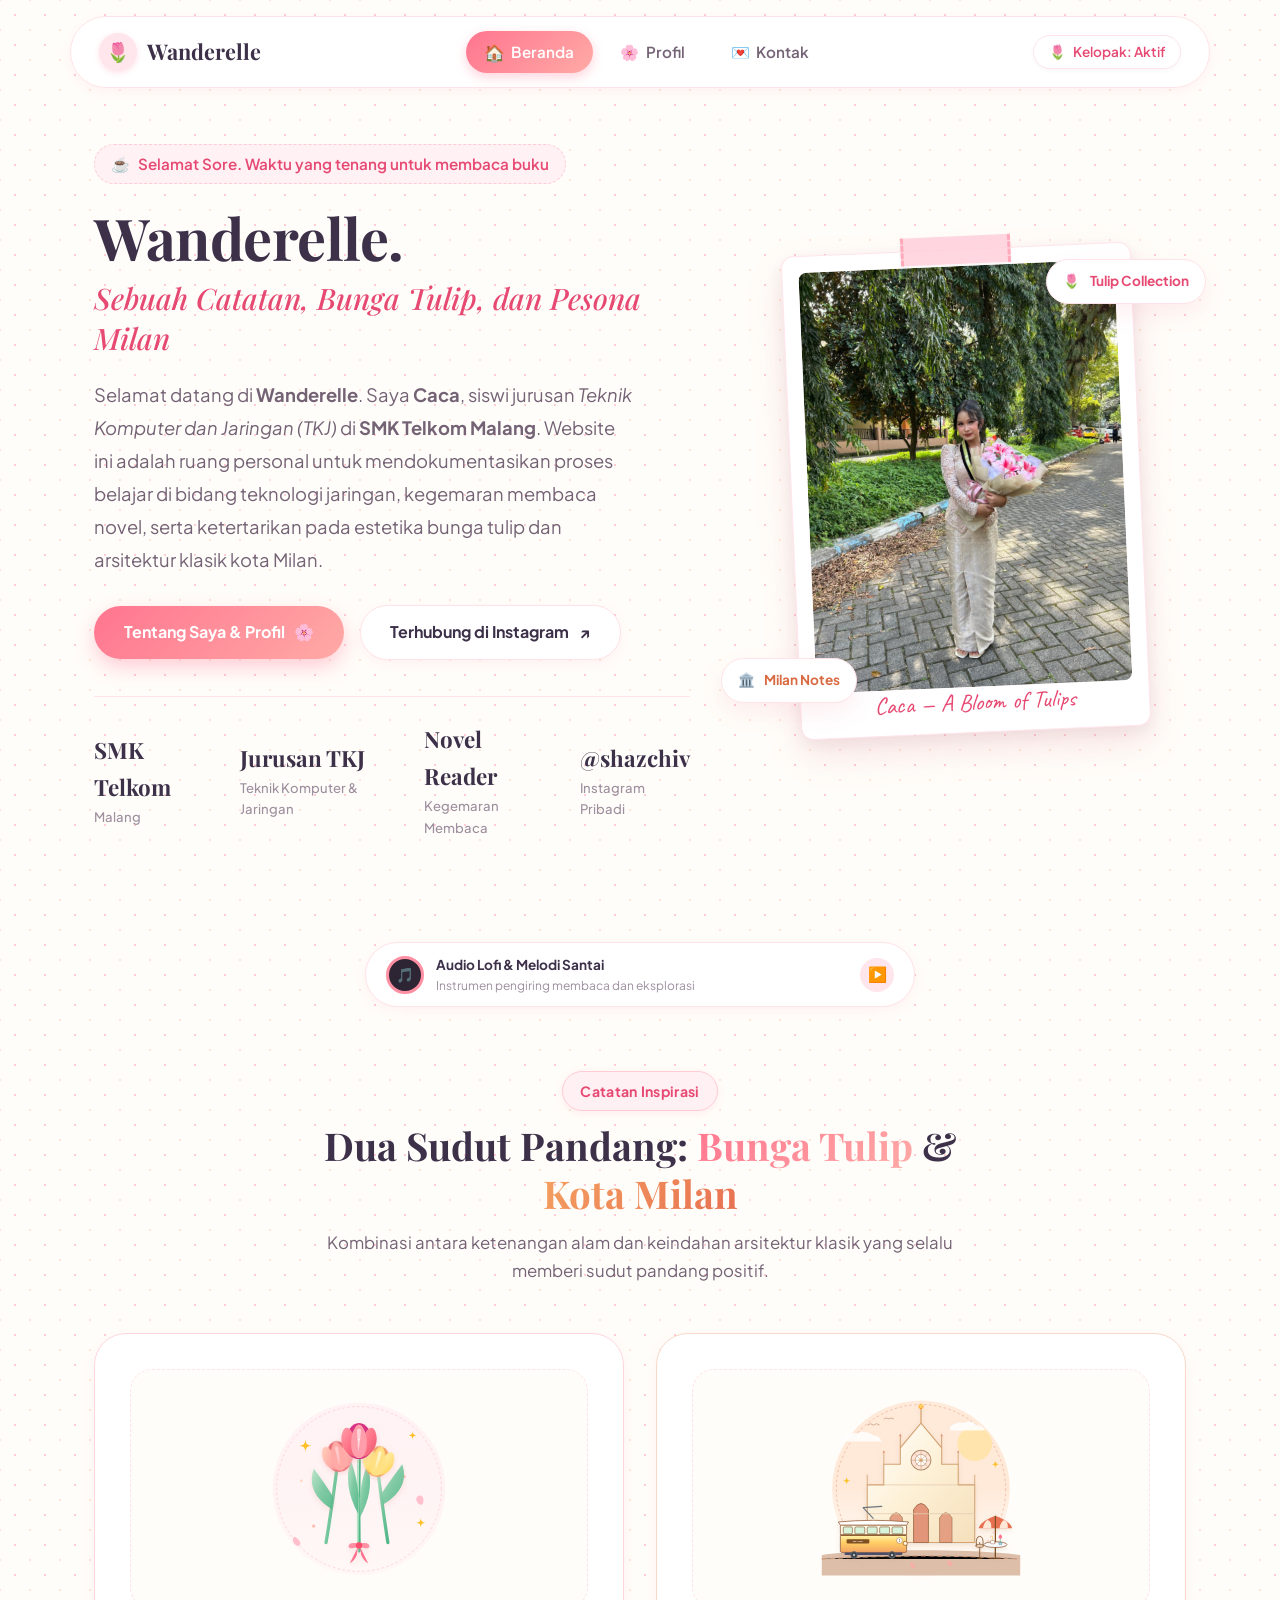
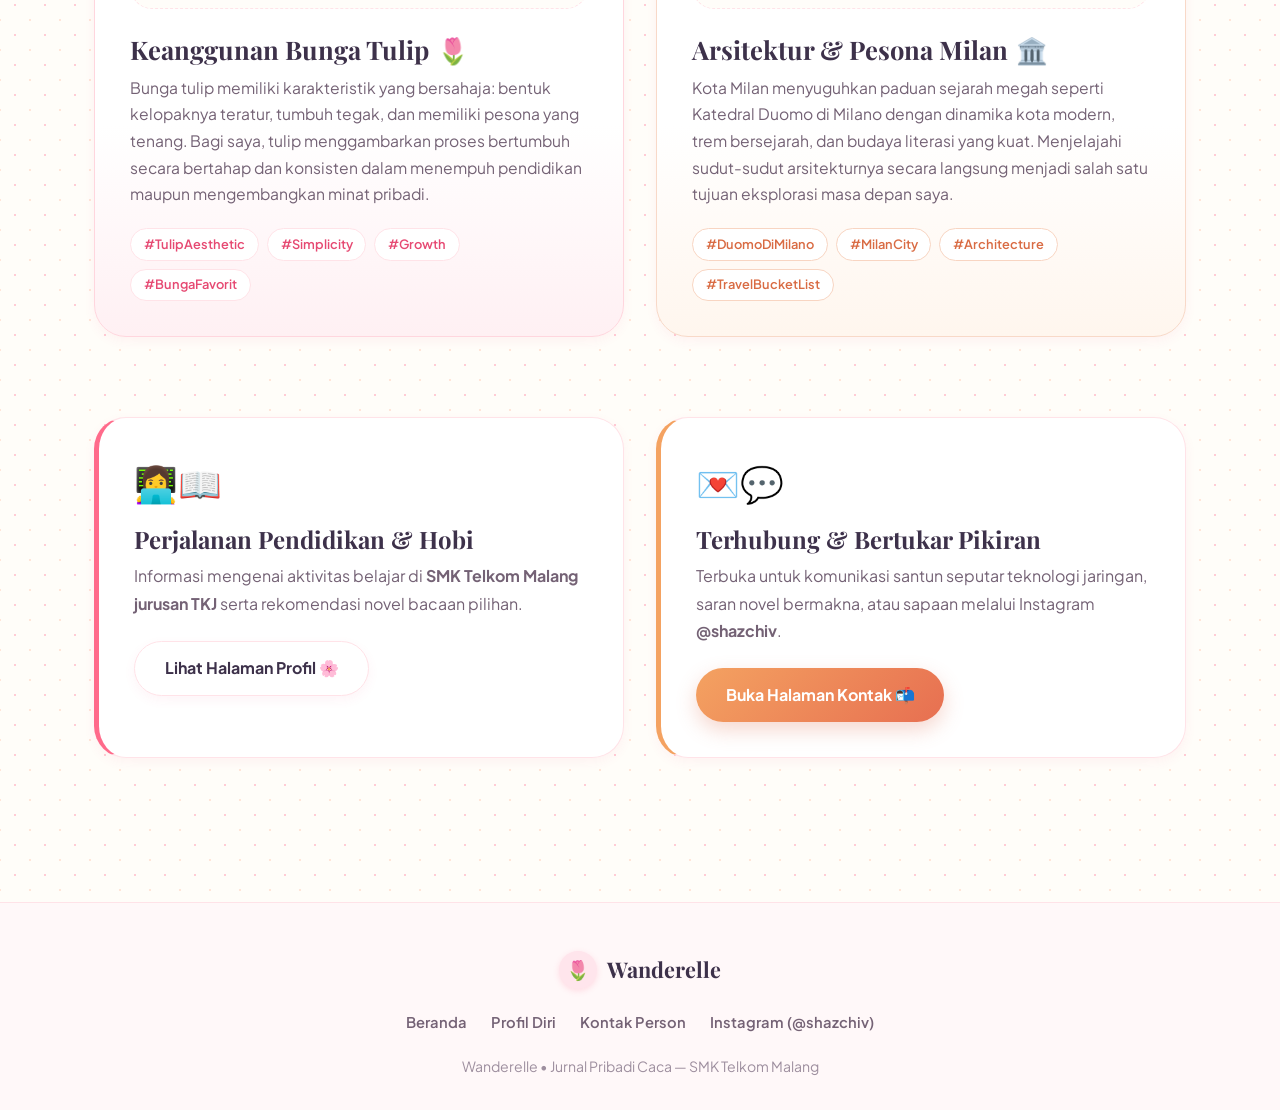
<file: index.html>
<!DOCTYPE html>
<html lang="id">
<head>
  <meta charset="UTF-8">
  <meta name="viewport" content="width=device-width, initial-scale=1.0">
  <title>Wanderelle — Jurnal & Ruang Eksplorasi Caca</title>
  <meta name="description" content="Wanderelle adalah situs personal Caca, siswi TKJ SMK Telkom Malang yang menyukai dunia literasi, teknologi jaringan, estetika tulip, dan kota Milan.">
  <link rel="icon" type="image/svg+xml" href="assets/images/tulip-icon.svg">
  <link rel="stylesheet" href="css/style.css">
</head>
<body>

  <!-- Floating Falling Petals Container -->
  <div id="petals-container"></div>

  <!-- NAVIGATION BAR -->
  <header class="navbar-wrap">
    <nav class="navbar container">
      <a href="index.html" class="brand-logo">
        <span class="brand-icon-box">🌷</span>
        <span>Wanderelle</span>
      </a>

      <ul class="nav-links">
        <li><a href="index.html" class="nav-link active"><span class="nav-icon">🏠</span> Beranda</a></li>
        <li><a href="profil.html" class="nav-link"><span class="nav-icon">🌸</span> Profil</a></li>
        <li><a href="kontak.html" class="nav-link"><span class="nav-icon">💌</span> Kontak</a></li>
      </ul>

      <div class="nav-actions">
        <button id="petal-toggle-btn" class="btn-icon-pill" title="Toggle efek kelopak bunga">
          <span>🌷</span> Kelopak: Aktif
        </button>
        <button id="hamburger-btn" class="hamburger-btn" aria-label="Buka Menu">
          ☰
        </button>
      </div>
    </nav>
  </header>

  <!-- MOBILE NAVIGATION DRAWER -->
  <div id="mobile-drawer" class="mobile-drawer">
    <div class="drawer-content">
      <div class="drawer-header">
        <div class="brand-logo">
          <span class="brand-icon-box">🌷</span>
          <span>Wanderelle</span>
        </div>
        <button id="drawer-close" class="drawer-close" aria-label="Tutup Menu">✕</button>
      </div>
      <ul class="drawer-links">
        <li><a href="index.html" class="drawer-link active">🏠 Beranda</a></li>
        <li><a href="profil.html" class="drawer-link">🌸 Profil & Data Diri</a></li>
        <li><a href="kontak.html" class="drawer-link">💌 Hubungi Kontak</a></li>
      </ul>
      <div style="margin-top: auto; padding-top: 1rem; border-top: 1px solid #FFE3E8; text-align: center;">
        <span class="badge-cute">Instagram: @shazchiv</span>
      </div>
    </div>
  </div>

  <!-- MAIN CONTENT AREA -->
  <main>
    <!-- HERO SECTION -->
    <section class="hero-section">
      <div class="container hero-grid">
        <!-- Left Column: Greeting & Intro -->
        <div class="hero-content">
          <div id="dynamic-greeting" class="greeting-ticker">
            <span>🌷</span> Memuat catatan hari ini...
          </div>

          <h1 class="hero-title">
            Wanderelle.
            <span class="handwritten-large">Sebuah Catatan, Bunga Tulip, dan Pesona Milan</span>
          </h1>

          <p class="hero-description">
            Selamat datang di <strong>Wanderelle</strong>. Saya <strong>Caca</strong>, siswi jurusan <em>Teknik Komputer dan Jaringan (TKJ)</em> di <strong>SMK Telkom Malang</strong>. Website ini adalah ruang personal untuk mendokumentasikan proses belajar di bidang teknologi jaringan, kegemaran membaca novel, serta ketertarikan pada estetika bunga tulip dan arsitektur klasik kota Milan.
          </p>

          <div class="hero-cta-group">
            <a href="profil.html" class="btn btn-primary">
              <span>Tentang Saya & Profil</span> 🌸
            </a>
            <a href="kontak.html" class="btn btn-secondary">
              <span>Terhubung di Instagram</span> ↗
            </a>
          </div>

          <!-- Quick Highlight Statistics -->
          <div class="hero-stats-bar">
            <div class="stat-item">
              <span class="stat-number">SMK Telkom</span>
              <span class="stat-label">Malang</span>
            </div>
            <div class="stat-item">
              <span class="stat-number">Jurusan TKJ</span>
              <span class="stat-label">Teknik Komputer & Jaringan</span>
            </div>
            <div class="stat-item">
              <span class="stat-number">Novel Reader</span>
              <span class="stat-label">Kegemaran Membaca</span>
            </div>
            <div class="stat-item">
              <span class="stat-number">@shazchiv</span>
              <span class="stat-label">Instagram Pribadi</span>
            </div>
          </div>
        </div>

        <!-- Right Column: Featured Illustration Polaroid Frame with User's Photo -->
        <div class="hero-visual-card">
          <!-- Floating Badge Top -->
          <div class="sticker-badge sticker-top-right">
            <span>🌷</span> Tulip Collection
          </div>

          <!-- The Aesthetic Polaroid Frame -->
          <div class="polaroid-frame">
            <div class="washi-tape"></div>
            <div class="polaroid-img-wrapper">
              <img src="assets/images/caca-flowers.jpg" alt="Ilustrasi Foto Caca Membawa Buket Bunga" class="polaroid-img">
            </div>
            <p class="polaroid-caption">Caca — A Bloom of Tulips</p>
          </div>

          <!-- Floating Badge Bottom: Milan -->
          <div class="sticker-badge sticker-bottom-left">
            <span>🏛️</span> Milan Notes
          </div>
        </div>
      </div>
    </section>

    <!-- COZY AMBIENCE PLAYER BAR -->
    <section class="container">
      <div class="cozy-player-bar">
        <div class="player-info">
          <div id="player-vinyl" class="player-vinyl">🎵</div>
          <div class="player-details">
            <h5>Audio Lofi & Melodi Santai</h5>
            <p id="player-track-status">Instrumen pengiring membaca dan eksplorasi</p>
          </div>
        </div>
        <div class="player-controls">
          <button id="player-play-btn" class="btn-player" title="Putar atau jeda musik santai" aria-label="Putar Nada Santai">
            ▶️
          </button>
        </div>
      </div>
    </section>

    <!-- SECTION: TULIP & MILAN HIGHLIGHT -->
    <section class="section-wrapper">
      <div class="container">
        <div class="section-header">
          <span class="badge-cute">Catatan Inspirasi</span>
          <h2 class="section-title">Dua Sudut Pandang: <span class="text-gradient">Bunga Tulip</span> & <span class="text-milan">Kota Milan</span></h2>
          <p class="section-subtitle">
            Kombinasi antara ketenangan alam dan keindahan arsitektur klasik yang selalu memberi sudut pandang positif.
          </p>
        </div>

        <div class="duo-card-grid">
          <!-- Tulip Concept Card -->
          <article class="concept-card tulip-theme">
            <div class="concept-illustration-box">
              <img src="assets/images/tulip-illustration.svg" alt="Ilustrasi Vektor Buket Bunga Tulip Pastel">
            </div>
            <h3 class="concept-title">
              <span>Keanggunan Bunga Tulip</span> 🌷
            </h3>
            <p class="concept-desc">
              Bunga tulip memiliki karakteristik yang bersahaja: bentuk kelopaknya teratur, tumbuh tegak, dan memiliki pesona yang tenang. Bagi saya, tulip menggambarkan proses bertumbuh secara bertahap dan konsisten dalam menempuh pendidikan maupun mengembangkan minat pribadi.
            </p>
            <div class="concept-tag-list">
              <span class="concept-tag">#TulipAesthetic</span>
              <span class="concept-tag">#Simplicity</span>
              <span class="concept-tag">#Growth</span>
              <span class="concept-tag">#BungaFavorit</span>
            </div>
          </article>

          <!-- Milan Concept Card -->
          <article class="concept-card milan-theme">
            <div class="concept-illustration-box">
              <img src="assets/images/milan-illustration.svg" alt="Ilustrasi Katedral Duomo di Milano dan Trem Bersejarah">
            </div>
            <h3 class="concept-title">
              <span>Arsitektur & Pesona Milan</span> 🏛️
            </h3>
            <p class="concept-desc">
              Kota Milan menyuguhkan paduan sejarah megah seperti Katedral Duomo di Milano dengan dinamika kota modern, trem bersejarah, dan budaya literasi yang kuat. Menjelajahi sudut-sudut arsitekturnya secara langsung menjadi salah satu tujuan eksplorasi masa depan saya.
            </p>
            <div class="concept-tag-list">
              <span class="concept-tag">#DuomoDiMilano</span>
              <span class="concept-tag">#MilanCity</span>
              <span class="concept-tag">#Architecture</span>
              <span class="concept-tag">#TravelBucketList</span>
            </div>
          </article>
        </div>
      </div>
    </section>

    <!-- SECTION: EXPLORE PROFILE & CONTACT QUICK ACCESS -->
    <section class="section-wrapper" style="padding-top: 1rem;">
      <div class="container">
        <div class="duo-card-grid">
          <!-- Teaser Profil -->
          <div class="concept-card" style="border-left: 5px solid var(--tulip-primary);">
            <div style="font-size: 2.2rem; margin-bottom: 0.8rem;">👩‍💻📖</div>
            <h3 style="font-size: 1.5rem; margin-bottom: 0.5rem;">Perjalanan Pendidikan & Hobi</h3>
            <p style="color: var(--text-secondary); margin-bottom: 1.5rem; line-height: 1.7;">
              Informasi mengenai aktivitas belajar di <strong>SMK Telkom Malang jurusan TKJ</strong> serta rekomendasi novel bacaan pilihan.
            </p>
            <a href="profil.html" class="btn btn-secondary" style="align-self: flex-start;">
              Lihat Halaman Profil 🌸
            </a>
          </div>

          <!-- Teaser Kontak -->
          <div class="concept-card" style="border-left: 5px solid var(--milan-warm);">
            <div style="font-size: 2.2rem; margin-bottom: 0.8rem;">💌💬</div>
            <h3 style="font-size: 1.5rem; margin-bottom: 0.5rem;">Terhubung & Bertukar Pikiran</h3>
            <p style="color: var(--text-secondary); margin-bottom: 1.5rem; line-height: 1.7;">
              Terbuka untuk komunikasi santun seputar teknologi jaringan, saran novel bermakna, atau sapaan melalui Instagram <strong>@shazchiv</strong>.
            </p>
            <a href="kontak.html" class="btn btn-milan" style="align-self: flex-start;">
              Buka Halaman Kontak 📬
            </a>
          </div>
        </div>
      </div>
    </section>
  </main>

  <!-- FOOTER -->
  <footer class="footer">
    <div class="container footer-content">
      <div class="brand-logo">
        <span class="brand-icon-box">🌷</span>
        <span>Wanderelle</span>
      </div>
      <ul class="footer-nav">
        <li><a href="index.html">Beranda</a></li>
        <li><a href="profil.html">Profil Diri</a></li>
        <li><a href="kontak.html">Kontak Person</a></li>
        <li><a href="https://instagram.com/shazchiv" target="_blank" rel="noopener">Instagram (@shazchiv)</a></li>
      </ul>
      <p class="footer-credit">
        Wanderelle • Jurnal Pribadi Caca — SMK Telkom Malang
      </p>
    </div>
  </footer>

  <script src="js/main.js"></script>
</body>
</html>
</file>
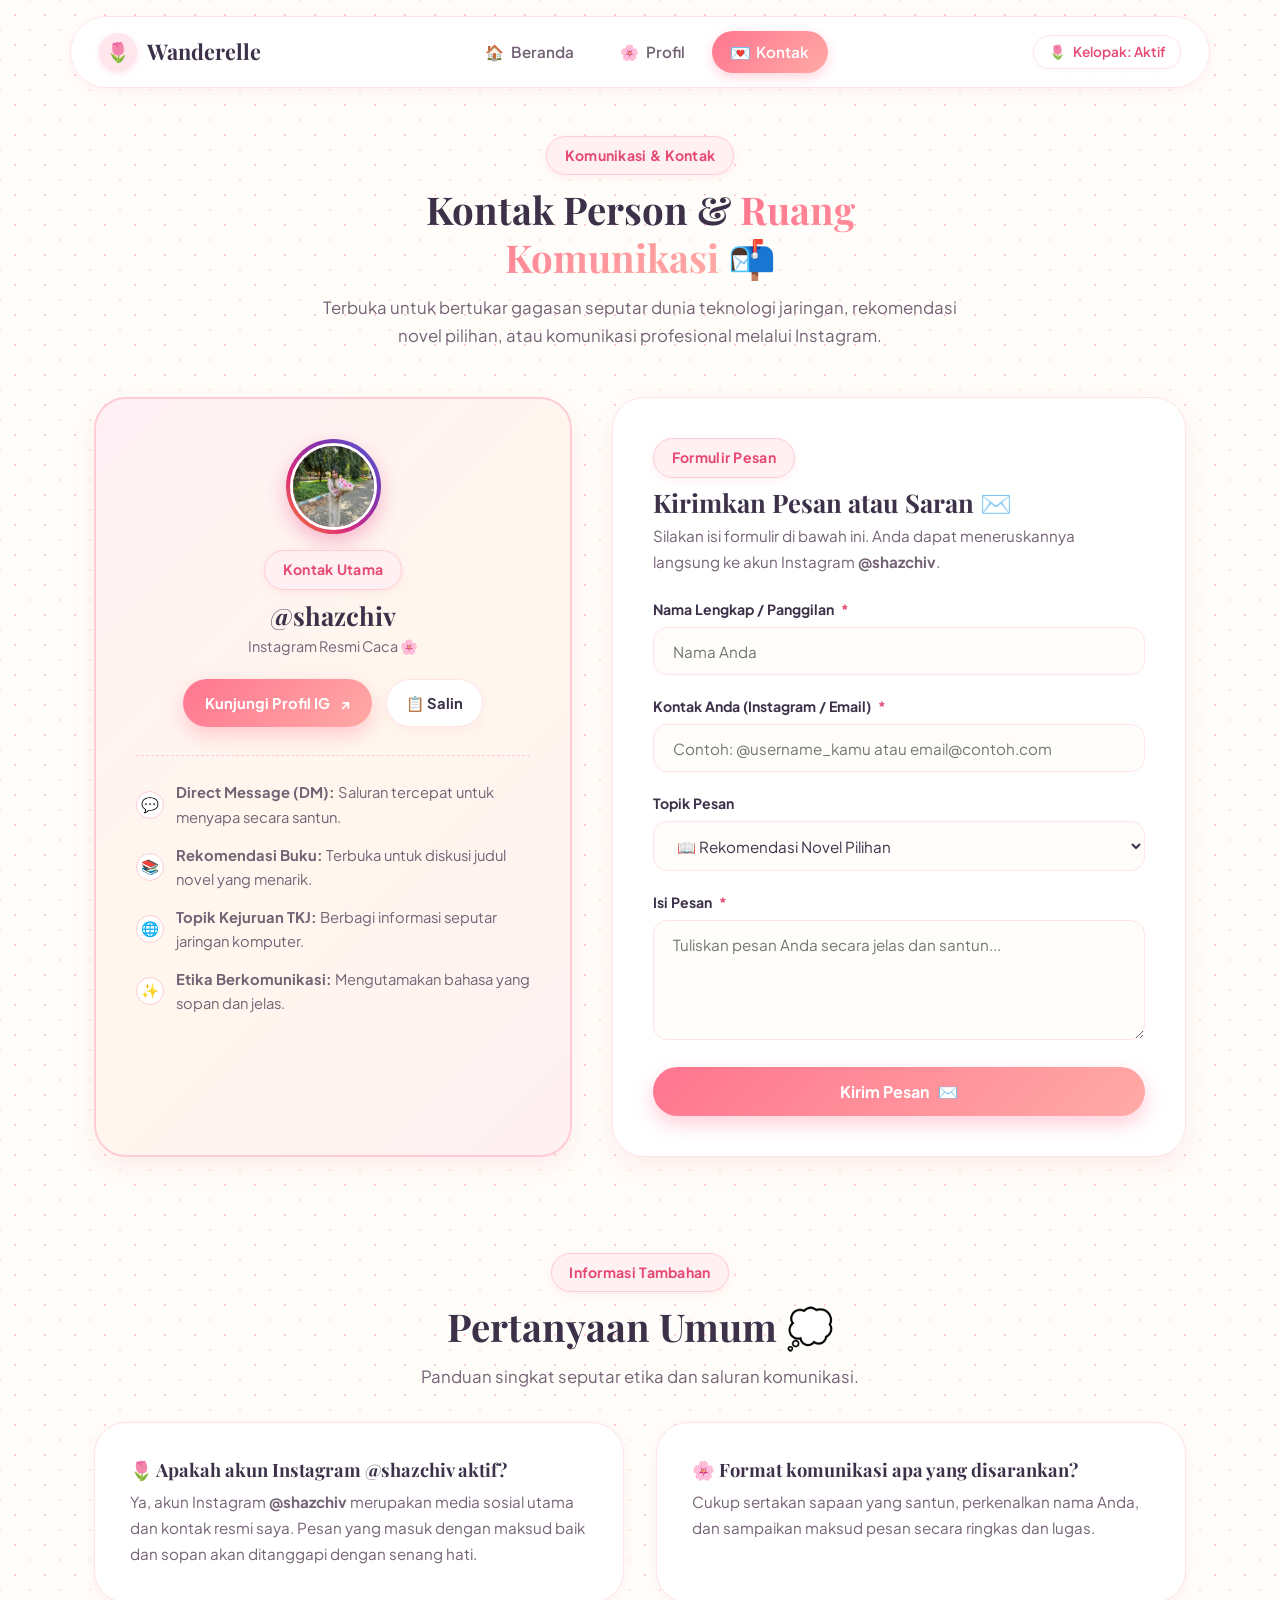
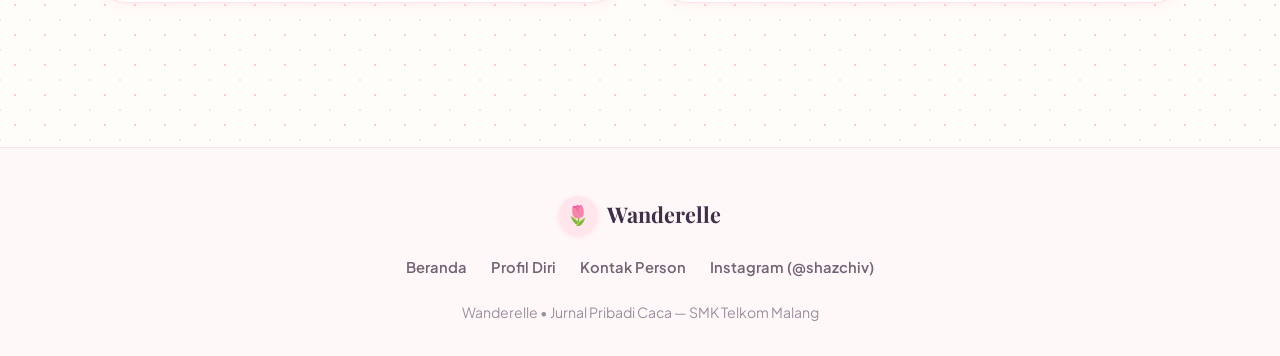
<file: kontak.html>
<!DOCTYPE html>
<html lang="id">
<head>
  <meta charset="UTF-8">
  <meta name="viewport" content="width=device-width, initial-scale=1.0">
  <title>Wanderelle — Kontak Person & Instagram @shazchiv</title>
  <meta name="description" content="Halaman kontak person Caca di Wanderelle. Hubungi melalui Instagram @shazchiv untuk diskusi teknologi jaringan, rekomendasi novel, dan komunikasi santun.">
  <link rel="icon" type="image/svg+xml" href="assets/images/tulip-icon.svg">
  <link rel="stylesheet" href="css/style.css">
</head>
<body>

  <!-- Falling Petals Background -->
  <div id="petals-container"></div>

  <!-- NAVIGATION BAR -->
  <header class="navbar-wrap">
    <nav class="navbar container">
      <a href="index.html" class="brand-logo">
        <span class="brand-icon-box">🌷</span>
        <span>Wanderelle</span>
      </a>

      <ul class="nav-links">
        <li><a href="index.html" class="nav-link"><span class="nav-icon">🏠</span> Beranda</a></li>
        <li><a href="profil.html" class="nav-link"><span class="nav-icon">🌸</span> Profil</a></li>
        <li><a href="kontak.html" class="nav-link active"><span class="nav-icon">💌</span> Kontak</a></li>
      </ul>

      <div class="nav-actions">
        <button id="petal-toggle-btn" class="btn-icon-pill" title="Toggle efek kelopak bunga">
          <span>🌷</span> Kelopak: Aktif
        </button>
        <button id="hamburger-btn" class="hamburger-btn" aria-label="Buka Menu">
          ☰
        </button>
      </div>
    </nav>
  </header>

  <!-- MOBILE NAVIGATION DRAWER -->
  <div id="mobile-drawer" class="mobile-drawer">
    <div class="drawer-content">
      <div class="drawer-header">
        <div class="brand-logo">
          <span class="brand-icon-box">🌷</span>
          <span>Wanderelle</span>
        </div>
        <button id="drawer-close" class="drawer-close" aria-label="Tutup Menu">✕</button>
      </div>
      <ul class="drawer-links">
        <li><a href="index.html" class="drawer-link">🏠 Beranda</a></li>
        <li><a href="profil.html" class="drawer-link">🌸 Profil & Data Diri</a></li>
        <li><a href="kontak.html" class="drawer-link active">💌 Hubungi Kontak</a></li>
      </ul>
      <div style="margin-top: auto; padding-top: 1rem; border-top: 1px solid #FFE3E8; text-align: center;">
        <span class="badge-cute">Instagram: @shazchiv</span>
      </div>
    </div>
  </div>

  <main>
    <!-- CONTACT SECTION HEADER -->
    <section class="contact-hero">
      <div class="container">
        <div class="section-header">
          <span class="badge-cute">Komunikasi & Kontak</span>
          <h1 class="section-title">Kontak Person & <span class="text-gradient">Ruang Komunikasi</span> 📬</h1>
          <p class="section-subtitle">
            Terbuka untuk bertukar gagasan seputar dunia teknologi jaringan, rekomendasi novel pilihan, atau komunikasi profesional melalui Instagram.
          </p>
        </div>

        <!-- CONTACT LAYOUT GRID -->
        <div class="contact-layout-grid">
          
          <!-- LEFT: FEATURED INSTAGRAM CONTACT CARD -->
          <aside class="instagram-featured-card">
            <div class="ig-gradient-ring">
              <div class="ig-inner-avatar">
                <img src="assets/images/caca-flowers.jpg" alt="Foto Profil Caca">
              </div>
            </div>

            <span class="badge-cute" style="margin-bottom: 0.6rem;">Kontak Utama</span>
            <h2 class="ig-username">@shazchiv</h2>
            <p class="ig-sublabel">Instagram Resmi Caca 🌸</p>

            <div class="ig-actions-row">
              <a href="https://instagram.com/shazchiv" target="_blank" rel="noopener" class="btn btn-primary" style="padding: 0.75rem 1.4rem; font-size: 0.92rem;">
                <span>Kunjungi Profil IG</span> ↗
              </a>
              <button class="btn btn-secondary btn-copy-ig" data-handle="@shazchiv" style="padding: 0.75rem 1.2rem; font-size: 0.92rem;" title="Salin username Instagram">
                <span>📋 Salin</span>
              </button>
            </div>

            <!-- Perks & Guidelines -->
            <ul class="contact-perks-list">
              <li class="perk-item">
                <span class="perk-icon">💬</span>
                <span><strong>Direct Message (DM):</strong> Saluran tercepat untuk menyapa secara santun.</span>
              </li>
              <li class="perk-item">
                <span class="perk-icon">📚</span>
                <span><strong>Rekomendasi Buku:</strong> Terbuka untuk diskusi judul novel yang menarik.</span>
              </li>
              <li class="perk-item">
                <span class="perk-icon">🌐</span>
                <span><strong>Topik Kejuruan TKJ:</strong> Berbagi informasi seputar jaringan komputer.</span>
              </li>
              <li class="perk-item">
                <span class="perk-icon">✨</span>
                <span><strong>Etika Berkomunikasi:</strong> Mengutamakan bahasa yang sopan dan jelas.</span>
              </li>
            </ul>
          </aside>

          <!-- RIGHT: INTERACTIVE MESSAGE FORM -->
          <section class="message-form-card">
            <div class="form-header">
              <span class="badge-cute" style="margin-bottom: 0.5rem;">Formulir Pesan</span>
              <h3>Kirimkan Pesan atau Saran ✉️</h3>
              <p>
                Silakan isi formulir di bawah ini. Anda dapat meneruskannya langsung ke akun Instagram <strong>@shazchiv</strong>.
              </p>
            </div>

            <form id="sweet-contact-form" class="cute-form">
              <div class="form-group">
                <label for="sender-name" class="form-label">
                  <span>Nama Lengkap / Panggilan</span> <span style="color: var(--tulip-dark);">*</span>
                </label>
                <input type="text" id="sender-name" class="form-input" placeholder="Nama Anda" required>
              </div>

              <div class="form-group">
                <label for="sender-contact" class="form-label">
                  <span>Kontak Anda (Instagram / Email)</span> <span style="color: var(--tulip-dark);">*</span>
                </label>
                <input type="text" id="sender-contact" class="form-input" placeholder="Contoh: @username_kamu atau email@contoh.com" required>
              </div>

              <div class="form-group">
                <label for="sender-subject" class="form-label">
                  <span>Topik Pesan</span>
                </label>
                <select id="sender-subject" class="form-input" style="cursor: pointer;">
                  <option value="Rekomendasi Novel Pilihan 📖">📖 Rekomendasi Novel Pilihan</option>
                  <option value="Diskusi Seputar TKJ & SMK Telkom Malang 💻">💻 Diskusi Seputar TKJ & SMK Telkom Malang</option>
                  <option value="Topik Bunga Tulip & Arsitektur Milan 🏛️">🏛️ Topik Bunga Tulip & Arsitektur Milan</option>
                  <option value="Pertanyaan atau Komunikasi Lainnya ✉️">✉️ Pertanyaan atau Komunikasi Lainnya</option>
                </select>
              </div>

              <div class="form-group">
                <label for="sender-message" class="form-label">
                  <span>Isi Pesan</span> <span style="color: var(--tulip-dark);">*</span>
                </label>
                <textarea id="sender-message" class="form-textarea" placeholder="Tuliskan pesan Anda secara jelas dan santun..." required></textarea>
              </div>

              <button type="submit" class="btn btn-primary" style="width: 100%; margin-top: 0.5rem;">
                <span>Kirim Pesan</span> ✉️
              </button>
            </form>
          </section>

        </div>

        <!-- FAQ SECTION -->
        <section class="section-wrapper" style="margin-top: 2rem; padding-bottom: 0;">
          <div class="section-header" style="margin-bottom: 2rem;">
            <span class="badge-cute">Informasi Tambahan</span>
            <h2 class="section-title">Pertanyaan Umum 💭</h2>
            <p class="section-subtitle">Panduan singkat seputar etika dan saluran komunikasi.</p>
          </div>

          <div class="duo-card-grid">
            <div class="concept-card">
              <h4 style="font-size: 1.15rem; margin-bottom: 0.5rem; color: var(--text-main);">
                🌷 Apakah akun Instagram @shazchiv aktif?
              </h4>
              <p style="color: var(--text-secondary); font-size: 0.95rem; line-height: 1.7;">
                Ya, akun Instagram <strong>@shazchiv</strong> merupakan media sosial utama dan kontak resmi saya. Pesan yang masuk dengan maksud baik dan sopan akan ditanggapi dengan senang hati.
              </p>
            </div>

            <div class="concept-card">
              <h4 style="font-size: 1.15rem; margin-bottom: 0.5rem; color: var(--text-main);">
                🌸 Format komunikasi apa yang disarankan?
              </h4>
              <p style="color: var(--text-secondary); font-size: 0.95rem; line-height: 1.7;">
                Cukup sertakan sapaan yang santun, perkenalkan nama Anda, dan sampaikan maksud pesan secara ringkas dan lugas.
              </p>
            </div>
          </div>
        </section>

      </div>
    </section>
  </main>

  <!-- SUCCESS MODAL POPUP -->
  <div id="contact-modal" class="modal-overlay">
    <div class="modal-box">
      <div class="modal-icon-circle">💌</div>
      <h3>Pesan Siap Dikirimkan</h3>
      <p id="modal-summary-text">
        Terima kasih atas pesan Anda! Anda dapat langsung melanjutkan pengiriman pesan ke Direct Message Instagram <strong>@shazchiv</strong>.
      </p>

      <div style="display: flex; flex-direction: column; gap: 0.75rem;">
        <button id="btn-modal-ig-dm" class="btn btn-primary" style="width: 100%;">
          <span>Lanjutkan ke Instagram @shazchiv</span> ↗
        </button>
        <button id="modal-close-btn" class="btn btn-secondary" style="width: 100%;">
          Tutup Jendela Ini
        </button>
      </div>
    </div>
  </div>

  <!-- FOOTER -->
  <footer class="footer">
    <div class="container footer-content">
      <div class="brand-logo">
        <span class="brand-icon-box">🌷</span>
        <span>Wanderelle</span>
      </div>
      <ul class="footer-nav">
        <li><a href="index.html">Beranda</a></li>
        <li><a href="profil.html">Profil Diri</a></li>
        <li><a href="kontak.html">Kontak Person</a></li>
        <li><a href="https://instagram.com/shazchiv" target="_blank" rel="noopener">Instagram (@shazchiv)</a></li>
      </ul>
      <p class="footer-credit">
        Wanderelle • Jurnal Pribadi Caca — SMK Telkom Malang
      </p>
    </div>
  </footer>

  <script src="js/main.js"></script>
</body>
</html>
</file>
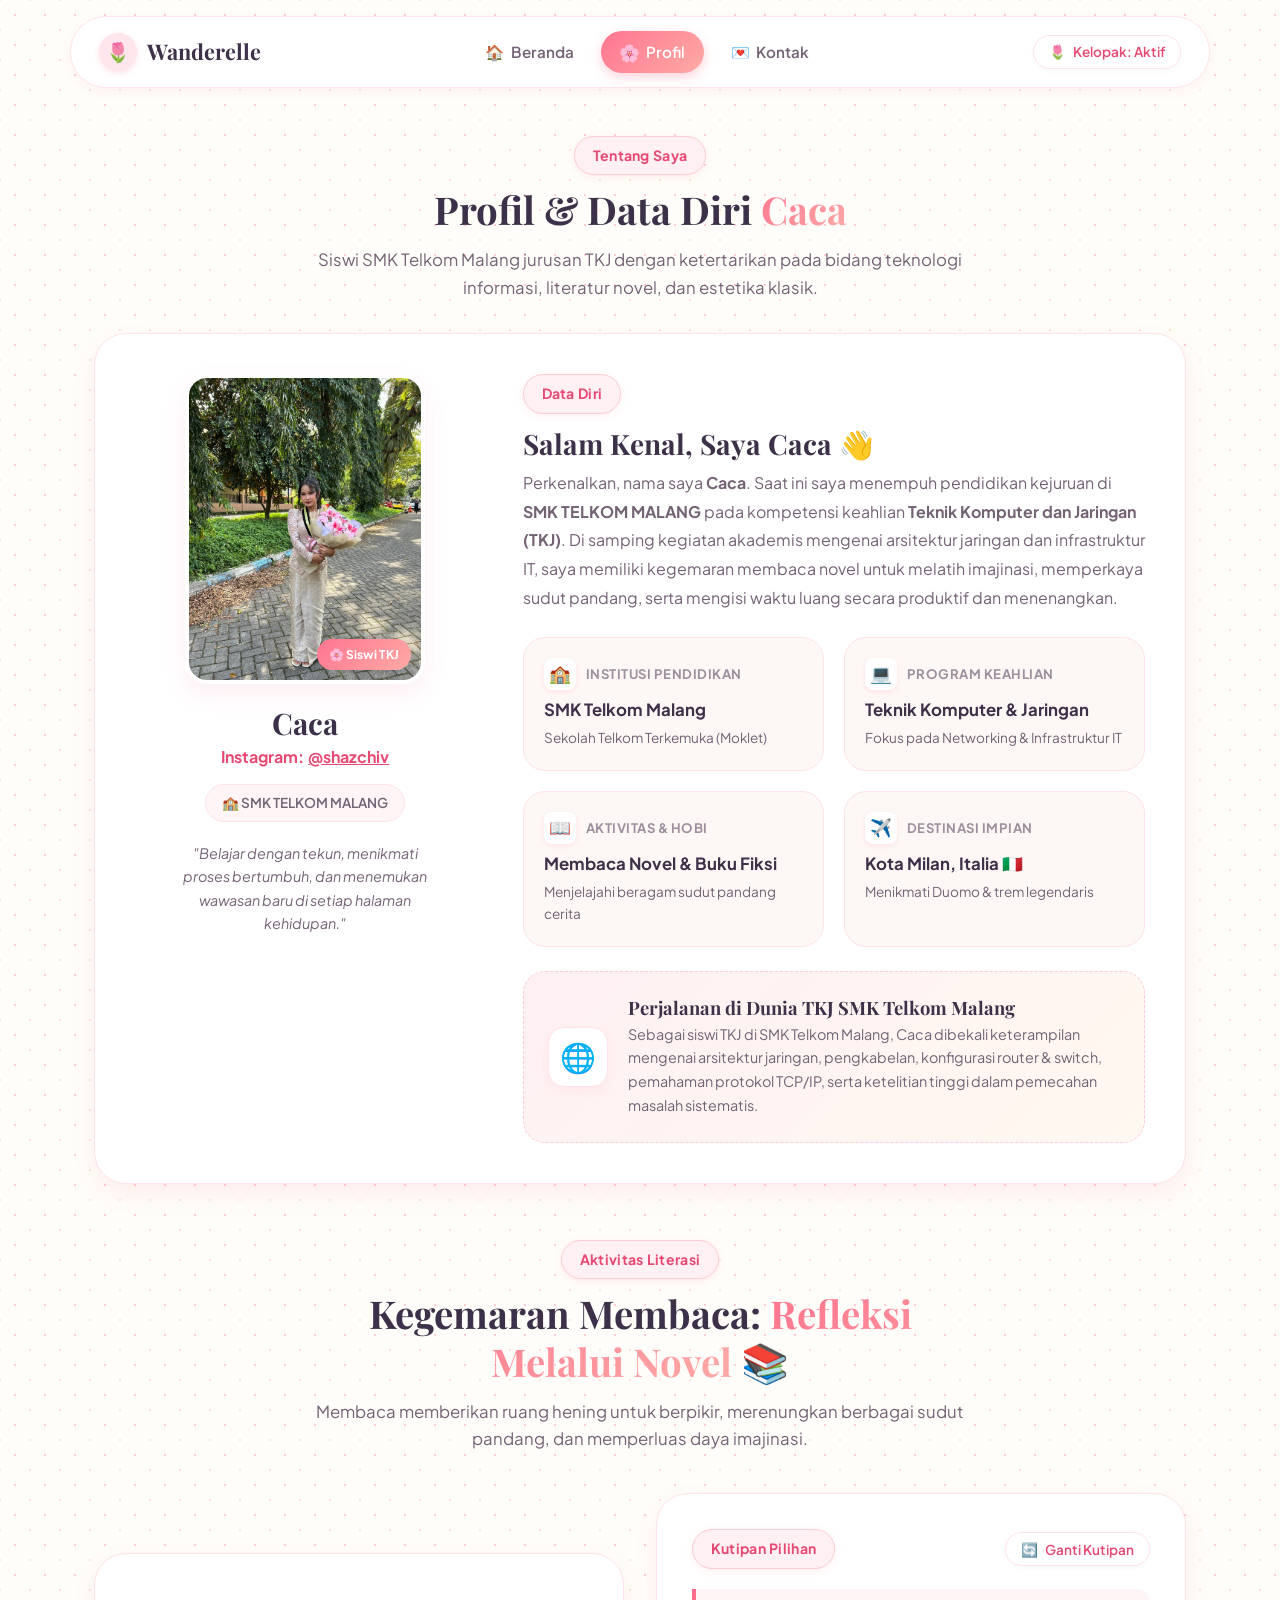
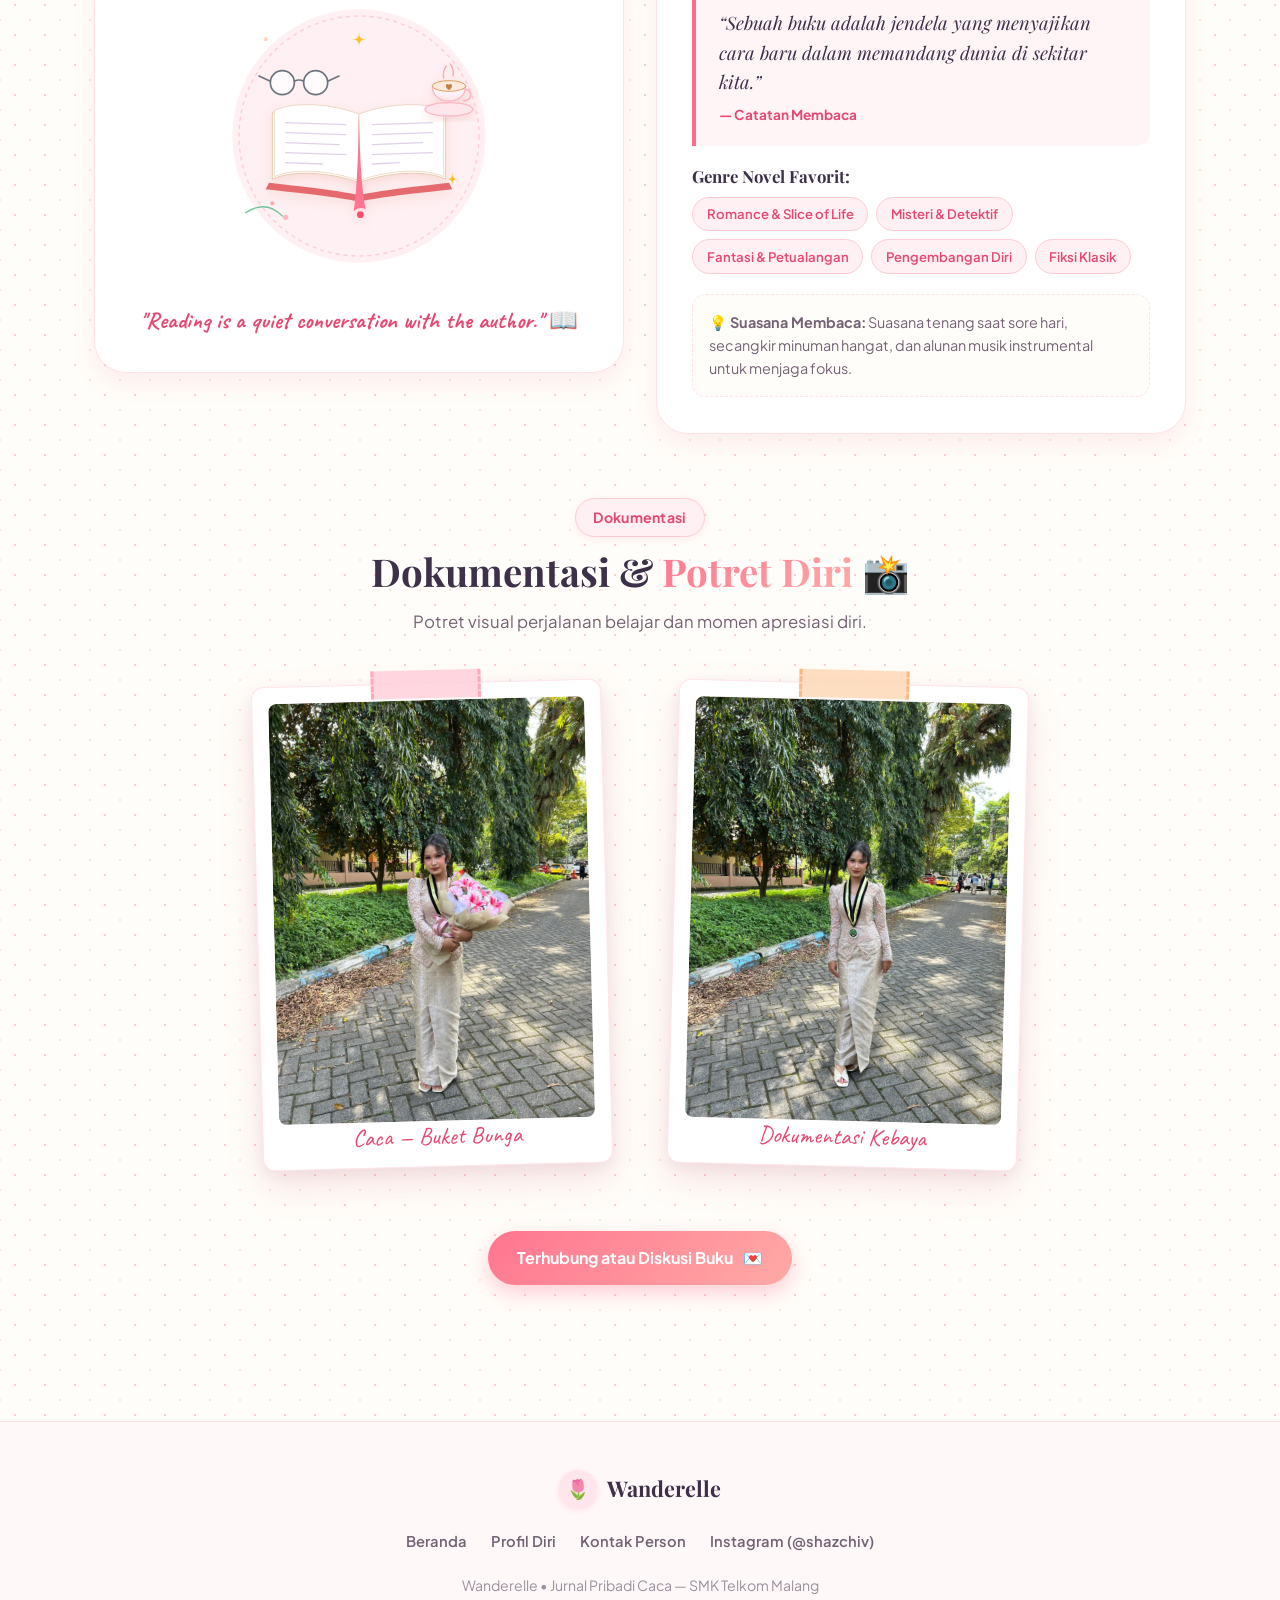
<file: profil.html>
<!DOCTYPE html>
<html lang="id">
<head>
  <meta charset="UTF-8">
  <meta name="viewport" content="width=device-width, initial-scale=1.0">
  <title>Wanderelle — Profil & Data Diri Caca</title>
  <meta name="description" content="Profil lengkap Caca, siswi Teknik Komputer dan Jaringan di SMK Telkom Malang yang menyukai dunia literasi novel, teknologi, dan arsitektur Milan.">
  <link rel="icon" type="image/svg+xml" href="assets/images/tulip-icon.svg">
  <link rel="stylesheet" href="css/style.css">
</head>
<body>

  <!-- Falling Petals Background -->
  <div id="petals-container"></div>

  <!-- NAVIGATION BAR -->
  <header class="navbar-wrap">
    <nav class="navbar container">
      <a href="index.html" class="brand-logo">
        <span class="brand-icon-box">🌷</span>
        <span>Wanderelle</span>
      </a>

      <ul class="nav-links">
        <li><a href="index.html" class="nav-link"><span class="nav-icon">🏠</span> Beranda</a></li>
        <li><a href="profil.html" class="nav-link active"><span class="nav-icon">🌸</span> Profil</a></li>
        <li><a href="kontak.html" class="nav-link"><span class="nav-icon">💌</span> Kontak</a></li>
      </ul>

      <div class="nav-actions">
        <button id="petal-toggle-btn" class="btn-icon-pill" title="Toggle efek kelopak bunga">
          <span>🌷</span> Kelopak: Aktif
        </button>
        <button id="hamburger-btn" class="hamburger-btn" aria-label="Buka Menu">
          ☰
        </button>
      </div>
    </nav>
  </header>

  <!-- MOBILE NAVIGATION DRAWER -->
  <div id="mobile-drawer" class="mobile-drawer">
    <div class="drawer-content">
      <div class="drawer-header">
        <div class="brand-logo">
          <span class="brand-icon-box">🌷</span>
          <span>Wanderelle</span>
        </div>
        <button id="drawer-close" class="drawer-close" aria-label="Tutup Menu">✕</button>
      </div>
      <ul class="drawer-links">
        <li><a href="index.html" class="drawer-link">🏠 Beranda</a></li>
        <li><a href="profil.html" class="drawer-link active">🌸 Profil & Data Diri</a></li>
        <li><a href="kontak.html" class="drawer-link">💌 Hubungi Kontak</a></li>
      </ul>
      <div style="margin-top: auto; padding-top: 1rem; border-top: 1px solid #FFE3E8; text-align: center;">
        <span class="badge-cute">Instagram: @shazchiv</span>
      </div>
    </div>
  </div>

  <main>
    <!-- PROFILE HEADER BANNER -->
    <section class="profile-hero">
      <div class="container">
        
        <div class="section-header" style="margin-bottom: 2rem;">
          <span class="badge-cute">Tentang Saya</span>
          <h1 class="section-title">Profil & Data Diri <span class="text-gradient">Caca</span></h1>
          <p class="section-subtitle">
            Siswi SMK Telkom Malang jurusan TKJ dengan ketertarikan pada bidang teknologi informasi, literatur novel, dan estetika klasik.
          </p>
        </div>

        <!-- MAIN PROFILE CARD -->
        <article class="profile-card-main">
          <!-- Left Column: Portrait & Quick Badges -->
          <div class="profile-sidebar">
            <div class="profile-avatar-wrapper">
              <img src="assets/images/caca-flowers.jpg" alt="Foto Caca Membawa Buket Bunga Cantik">
              <span class="profile-avatar-badge">🌸 Siswi TKJ</span>
            </div>
            
            <h2 class="profile-name">Caca</h2>
            <div class="profile-handle">
              <span>Instagram:</span>
              <a href="https://instagram.com/shazchiv" target="_blank" rel="noopener" style="color: inherit; text-decoration: underline;">@shazchiv</a>
            </div>

            <div class="profile-school-pill">
              🏫 SMK TELKOM MALANG
            </div>

            <p style="font-size: 0.9rem; color: var(--text-secondary); max-width: 260px; line-height: 1.6;">
              <em>"Belajar dengan tekun, menikmati proses bertumbuh, dan menemukan wawasan baru di setiap halaman kehidupan."</em>
            </p>
          </div>

          <!-- Right Column: Bio & Core Info Grid -->
          <div class="profile-details-column">
            <span class="badge-cute" style="margin-bottom: 0.75rem;">Data Diri</span>
            <h3 style="font-size: 1.75rem; margin-bottom: 0.5rem;">Salam Kenal, Saya Caca 👋</h3>
            
            <p style="color: var(--text-secondary); line-height: 1.8; font-size: 1rem; margin-bottom: 1.5rem;">
              Perkenalkan, nama saya <strong>Caca</strong>. Saat ini saya menempuh pendidikan kejuruan di <strong>SMK TELKOM MALANG</strong> pada kompetensi keahlian <strong>Teknik Komputer dan Jaringan (TKJ)</strong>. Di samping kegiatan akademis mengenai arsitektur jaringan dan infrastruktur IT, saya memiliki kegemaran membaca novel untuk melatih imajinasi, memperkaya sudut pandang, serta mengisi waktu luang secara produktif dan menenangkan.
            </p>

            <!-- 4 Grid Core Data -->
            <div class="profile-info-grid">
              <div class="info-box">
                <div class="info-box-header">
                  <span class="info-box-icon">🏫</span>
                  <span class="info-box-title">Institusi Pendidikan</span>
                </div>
                <div class="info-box-value">SMK Telkom Malang</div>
                <div class="info-box-sub">Sekolah Telkom Terkemuka (Moklet)</div>
              </div>

              <div class="info-box">
                <div class="info-box-header">
                  <span class="info-box-icon">💻</span>
                  <span class="info-box-title">Program Keahlian</span>
                </div>
                <div class="info-box-value">Teknik Komputer & Jaringan</div>
                <div class="info-box-sub">Fokus pada Networking & Infrastruktur IT</div>
              </div>

              <div class="info-box">
                <div class="info-box-header">
                  <span class="info-box-icon">📖</span>
                  <span class="info-box-title">Aktivitas & Hobi</span>
                </div>
                <div class="info-box-value">Membaca Novel & Buku Fiksi</div>
                <div class="info-box-sub">Menjelajahi beragam sudut pandang cerita</div>
              </div>

              <div class="info-box">
                <div class="info-box-header">
                  <span class="info-box-icon">✈️</span>
                  <span class="info-box-title">Destinasi Impian</span>
                </div>
                <div class="info-box-value">Kota Milan, Italia 🇮🇹</div>
                <div class="info-box-sub">Menikmati Duomo & trem legendaris</div>
              </div>
            </div>

            <!-- School & Major Spotlight Card -->
            <div class="school-major-banner">
              <div class="school-logo-mock">🌐</div>
              <div class="school-banner-content">
                <h4>Perjalanan di Dunia TKJ SMK Telkom Malang</h4>
                <p>
                  Sebagai siswi TKJ di SMK Telkom Malang, Caca dibekali keterampilan mengenai arsitektur jaringan, pengkabelan, konfigurasi router & switch, pemahaman protokol TCP/IP, serta ketelitian tinggi dalam pemecahan masalah sistematis.
                </p>
              </div>
            </div>
          </div>
        </article>

        <!-- NOVEL READING CORNER / HOBI MEMBACA NOVEL -->
        <section class="novel-reading-section">
          <div class="section-header" style="margin-bottom: 2.5rem;">
            <span class="badge-cute">Aktivitas Literasi</span>
            <h2 class="section-title">Kegemaran Membaca: <span class="text-gradient">Refleksi Melalui Novel</span> 📚</h2>
            <p class="section-subtitle">
              Membaca memberikan ruang hening untuk berpikir, merenungkan berbagai sudut pandang, dan memperluas daya imajinasi.
            </p>
          </div>

          <div class="novel-grid">
            <!-- Left: Cozy Novel Illustration -->
            <div class="novel-illustration-wrap">
              <div style="max-width: 420px; margin: 0 auto; height: 300px;">
                <img src="assets/images/reading-novel.svg" alt="Ilustrasi Buku Novel Terbuka dan Secangkir Kopi Hangat" style="width: 100%; height: 100%; object-fit: contain;">
              </div>
              <p class="handwritten" style="font-size: 1.45rem; margin-top: 1rem;">
                "Reading is a quiet conversation with the author." 📖
              </p>
            </div>

            <!-- Right: Interactive Quote Box & Reading Details -->
            <div class="novel-card-interactive">
              <div style="display: flex; align-items: center; justify-content: space-between;">
                <span class="badge-cute">Kutipan Pilihan</span>
                <button id="btn-new-quote" class="btn-icon-pill">
                  <span>🔄</span> Ganti Kutipan
                </button>
              </div>

              <!-- Animated Quote Area -->
              <div class="quote-bubble">
                <p id="novel-quote-text" class="quote-text">
                  “Sebuah buku adalah jendela yang menyajikan cara baru dalam memandang dunia di sekitar kita.”
                </p>
                <p id="novel-quote-author" class="quote-author">
                  — Catatan Membaca
                </p>
              </div>

              <div>
                <h4 style="font-size: 1.05rem; margin-bottom: 0.6rem; color: var(--text-main);">
                  Genre Novel Favorit:
                </h4>
                <div class="genre-tags">
                  <span class="genre-tag">Romance & Slice of Life</span>
                  <span class="genre-tag">Misteri & Detektif</span>
                  <span class="genre-tag">Fantasi & Petualangan</span>
                  <span class="genre-tag">Pengembangan Diri</span>
                  <span class="genre-tag">Fiksi Klasik</span>
                </div>
              </div>

              <div style="background: #FFFDF9; border: 1px dashed var(--border-soft); border-radius: var(--radius-sm); padding: 1rem; font-size: 0.9rem; color: var(--text-secondary); line-height: 1.6;">
                <strong>💡 Suasana Membaca:</strong> Suasana tenang saat sore hari, secangkir minuman hangat, dan alunan musik instrumental untuk menjaga fokus.
              </div>
            </div>
          </div>
        </section>

        <!-- PHOTO MOMENTS GALLERY SECTION -->
        <section class="section-wrapper" style="padding-bottom: 1rem;">
          <div class="section-header">
            <span class="badge-cute">Dokumentasi</span>
            <h2 class="section-title">Dokumentasi & <span class="text-gradient">Potret Diri</span> 📸</h2>
            <p class="section-subtitle">
              Potret visual perjalanan belajar dan momen apresiasi diri.
            </p>
          </div>

          <div class="duo-card-grid" style="max-width: 800px; margin: 0 auto;">
            <!-- Card 1: Membawa Bunga (Signature Illustration) -->
            <div class="polaroid-frame" style="transform: rotate(-1.5deg); margin: 0 auto;">
              <div class="washi-tape"></div>
              <div class="polaroid-img-wrapper" style="aspect-ratio: 3 / 4;">
                <img src="assets/images/caca-flowers.jpg" alt="Foto Caca Membawa Bunga" class="polaroid-img">
              </div>
              <p class="polaroid-caption">Caca — Buket Bunga</p>
            </div>

            <!-- Card 2: Momen Wisuda / Kebaya -->
            <div class="polaroid-frame" style="transform: rotate(1.5deg); margin: 0 auto;">
              <div class="washi-tape" style="background: rgba(254, 217, 183, 0.85); border-color: rgba(244, 162, 97, 0.6);"></div>
              <div class="polaroid-img-wrapper" style="aspect-ratio: 3 / 4;">
                <img src="assets/images/caca-kebaya.jpg" alt="Foto Caca Mengenakan Kebaya Anggun" class="polaroid-img">
              </div>
              <p class="polaroid-caption">Dokumentasi Kebaya</p>
            </div>
          </div>
        </section>

        <!-- CTA TO CONTACT -->
        <div style="text-align: center; margin-top: 3rem;">
          <a href="kontak.html" class="btn btn-primary">
            <span>Terhubung atau Diskusi Buku</span> 💌
          </a>
        </div>

      </div>
    </section>
  </main>

  <!-- FOOTER -->
  <footer class="footer">
    <div class="container footer-content">
      <div class="brand-logo">
        <span class="brand-icon-box">🌷</span>
        <span>Wanderelle</span>
      </div>
      <ul class="footer-nav">
        <li><a href="index.html">Beranda</a></li>
        <li><a href="profil.html">Profil Diri</a></li>
        <li><a href="kontak.html">Kontak Person</a></li>
        <li><a href="https://instagram.com/shazchiv" target="_blank" rel="noopener">Instagram (@shazchiv)</a></li>
      </ul>
      <p class="footer-credit">
        Wanderelle • Jurnal Pribadi Caca — SMK Telkom Malang
      </p>
    </div>
  </footer>

  <script src="js/main.js"></script>
</body>
</html>
</file>
<file: css/style.css>
/* ============================================================
   CACA'S PERSONAL WEBSITE - THEME LIGHT & CUTE PASTEL
   Color Palette: Tulip Rose, Milan Terracotta & Cozy Creams
   ============================================================ */

@import url('https://fonts.googleapis.com/css2?family=Caveat:wght@600;700&family=Playfair+Display:ital,wght@0,500;0,600;0,700;1,400&family=Plus+Jakarta+Sans:wght@300;400;500;600;700;800&family=Outfit:wght@400;500;600;700&display=swap');

:root {
  /* Colors */
  --bg-primary: #FFFDF9;
  --bg-secondary: #FFF5F7;
  --bg-card: #FFFFFF;
  --bg-card-alt: #FDF8F5;
  
  --tulip-primary: #FF6B8B;
  --tulip-dark: #E64972;
  --tulip-light: #FF9EAA;
  --tulip-soft: #FFE5EC;
  --tulip-gradient: linear-gradient(135deg, #FF758F 0%, #FFAAA6 100%);
  
  --milan-sand: #EADBC8;
  --milan-terracotta: #E07A5F;
  --milan-warm: #F4A261;
  --milan-gold: #FFB703;
  --milan-gradient: linear-gradient(135deg, #F4A261 0%, #E76F51 100%);

  --leaf-green: #52B788;
  --leaf-soft: #E8F5E9;
  
  --text-main: #3D314A;
  --text-secondary: #746275;
  --text-muted: #9E8F9F;
  --text-cream: #FFFDF9;

  --border-soft: #FFE3E8;
  --border-gold: #F3E5D8;
  
  --shadow-sm: 0 4px 12px rgba(230, 73, 114, 0.06);
  --shadow-md: 0 10px 25px rgba(230, 73, 114, 0.09);
  --shadow-lg: 0 18px 40px rgba(230, 73, 114, 0.12);
  --shadow-hover: 0 20px 45px rgba(230, 73, 114, 0.16);

  --radius-sm: 14px;
  --radius-md: 22px;
  --radius-lg: 32px;
  --radius-pill: 999px;

  --font-main: 'Plus Jakarta Sans', sans-serif;
  --font-serif: 'Playfair Display', serif;
  --font-cute: 'Caveat', cursive;
  --font-display: 'Outfit', sans-serif;
}

/* Reset & Basics */
*, *::before, *::after {
  box-sizing: border-box;
  margin: 0;
  padding: 0;
}

html {
  scroll-behavior: smooth;
  font-size: 16px;
}

body {
  font-family: var(--font-main);
  background-color: var(--bg-primary);
  color: var(--text-main);
  line-height: 1.65;
  overflow-x: hidden;
  position: relative;
  background-image: 
    radial-gradient(#FFCCD5 0.75px, transparent 0.75px), 
    radial-gradient(#FFE5D9 0.75px, var(--bg-primary) 0.75px);
  background-size: 30px 30px;
  background-position: 0 0, 15px 15px;
}

/* Floating Petals Canvas / Container */
#petals-container {
  position: fixed;
  top: 0;
  left: 0;
  width: 100%;
  height: 100%;
  pointer-events: none;
  z-index: 99;
  overflow: hidden;
}

.falling-petal {
  position: absolute;
  top: -40px;
  background: radial-gradient(circle at 30% 30%, #FFAAA6, #FF758F);
  border-radius: 80% 0 80% 0;
  opacity: 0.75;
  filter: drop-shadow(0 2px 4px rgba(255, 107, 139, 0.2));
  animation: fallPetal linear infinite;
}

@keyframes fallPetal {
  0% {
    transform: translateY(0) rotate(0deg) scale(0.8);
    opacity: 0;
  }
  15% {
    opacity: 0.8;
  }
  90% {
    opacity: 0.8;
  }
  100% {
    transform: translateY(105vh) rotate(360deg) scale(1);
    opacity: 0;
  }
}

/* Container */
.container {
  width: 100%;
  max-width: 1140px;
  margin: 0 auto;
  padding: 0 1.5rem;
}

/* Typography Helpers */
h1, h2, h3, h4 {
  font-family: var(--font-serif);
  color: var(--text-main);
  font-weight: 700;
  line-height: 1.25;
}

.handwritten {
  font-family: var(--font-cute);
  font-weight: 700;
  color: var(--tulip-dark);
}

.text-gradient {
  background: var(--tulip-gradient);
  -webkit-background-clip: text;
  -webkit-text-fill-color: transparent;
}

.text-milan {
  background: var(--milan-gradient);
  -webkit-background-clip: text;
  -webkit-text-fill-color: transparent;
}

/* ============================================================
   NAVIGATION BAR
   ============================================================ */
.navbar-wrap {
  position: sticky;
  top: 1rem;
  z-index: 100;
  padding: 0 1rem;
  margin-bottom: 2rem;
}

.navbar {
  display: flex;
  align-items: center;
  justify-content: space-between;
  padding: 0.85rem 1.75rem;
  background: rgba(255, 255, 255, 0.88);
  backdrop-filter: blur(14px);
  -webkit-backdrop-filter: blur(14px);
  border: 1px solid var(--border-soft);
  border-radius: var(--radius-pill);
  box-shadow: var(--shadow-sm);
  transition: all 0.3s ease;
}

.navbar:hover {
  box-shadow: var(--shadow-md);
  border-color: #FFCCD5;
}

.brand-logo {
  display: flex;
  align-items: center;
  gap: 0.65rem;
  text-decoration: none;
  font-family: var(--font-serif);
  font-size: 1.35rem;
  font-weight: 700;
  color: var(--text-main);
}

.brand-icon-box {
  width: 38px;
  height: 38px;
  border-radius: 50%;
  background: var(--tulip-soft);
  display: flex;
  align-items: center;
  justify-content: center;
  font-size: 1.2rem;
  box-shadow: 0 2px 6px rgba(255, 107, 139, 0.2);
  transition: transform 0.3s cubic-bezier(0.34, 1.56, 0.64, 1);
}

.brand-logo:hover .brand-icon-box {
  transform: rotate(15deg) scale(1.1);
}

.nav-links {
  display: flex;
  align-items: center;
  list-style: none;
  gap: 0.5rem;
}

.nav-link {
  display: flex;
  align-items: center;
  gap: 0.4rem;
  padding: 0.55rem 1.2rem;
  text-decoration: none;
  font-family: var(--font-main);
  font-size: 0.95rem;
  font-weight: 600;
  color: var(--text-secondary);
  border-radius: var(--radius-pill);
  transition: all 0.25s ease;
}

.nav-link:hover {
  color: var(--tulip-dark);
  background: var(--tulip-soft);
}

.nav-link.active {
  background: var(--tulip-gradient);
  color: #FFFFFF;
  box-shadow: 0 4px 12px rgba(255, 107, 139, 0.3);
}

.nav-link.active .nav-icon {
  transform: scale(1.1);
}

/* Nav Action Buttons (Petal toggle & mobile menu) */
.nav-actions {
  display: flex;
  align-items: center;
  gap: 0.75rem;
}

.btn-icon-pill {
  border: 1px solid var(--border-soft);
  background: #FFFFFF;
  color: var(--tulip-dark);
  padding: 0.45rem 0.95rem;
  border-radius: var(--radius-pill);
  cursor: pointer;
  font-family: var(--font-main);
  font-size: 0.85rem;
  font-weight: 600;
  display: flex;
  align-items: center;
  gap: 0.4rem;
  transition: all 0.2s ease;
  box-shadow: 0 2px 5px rgba(0, 0, 0, 0.03);
}

.btn-icon-pill:hover {
  background: var(--tulip-soft);
  transform: translateY(-1px);
}

.hamburger-btn {
  display: none;
  border: none;
  background: transparent;
  font-size: 1.5rem;
  color: var(--text-main);
  cursor: pointer;
}

/* Mobile Nav Drawer */
.mobile-drawer {
  display: none;
  position: fixed;
  top: 0;
  left: 0;
  width: 100%;
  height: 100%;
  background: rgba(61, 49, 74, 0.4);
  backdrop-filter: blur(4px);
  z-index: 1000;
  opacity: 0;
  visibility: hidden;
  transition: all 0.3s ease;
}

.mobile-drawer.open {
  opacity: 1;
  visibility: visible;
}

.drawer-content {
  position: absolute;
  right: 0;
  top: 0;
  width: 290px;
  height: 100%;
  background: #FFFFFF;
  padding: 2rem 1.5rem;
  display: flex;
  flex-direction: column;
  gap: 1.5rem;
  box-shadow: -5px 0 25px rgba(0,0,0,0.1);
  transform: translateX(100%);
  transition: transform 0.3s ease;
}

.mobile-drawer.open .drawer-content {
  transform: translateX(0);
}

.drawer-header {
  display: flex;
  align-items: center;
  justify-content: space-between;
  border-bottom: 1px solid var(--border-soft);
  padding-bottom: 1rem;
}

.drawer-close {
  background: none;
  border: none;
  font-size: 1.6rem;
  cursor: pointer;
  color: var(--text-secondary);
}

.drawer-links {
  list-style: none;
  display: flex;
  flex-direction: column;
  gap: 0.85rem;
}

.drawer-link {
  display: flex;
  align-items: center;
  gap: 0.75rem;
  padding: 0.85rem 1rem;
  border-radius: var(--radius-sm);
  text-decoration: none;
  color: var(--text-main);
  font-weight: 600;
  font-size: 1.05rem;
  background: var(--bg-secondary);
  transition: background 0.2s;
}

.drawer-link.active {
  background: var(--tulip-gradient);
  color: #fff;
}

/* ============================================================
   BADGES & BUTTONS
   ============================================================ */
.badge-cute {
  display: inline-flex;
  align-items: center;
  gap: 0.5rem;
  padding: 0.45rem 1.1rem;
  border-radius: var(--radius-pill);
  font-size: 0.88rem;
  font-weight: 700;
  letter-spacing: 0.3px;
  background: #FFF0F3;
  color: var(--tulip-dark);
  border: 1px solid #FFCCD5;
  box-shadow: 0 2px 8px rgba(255, 117, 143, 0.12);
}

.badge-milan {
  background: #FFF4EC;
  color: #D96B43;
  border-color: #F8D5C2;
}

.btn {
  display: inline-flex;
  align-items: center;
  justify-content: center;
  gap: 0.6rem;
  padding: 0.85rem 1.85rem;
  font-family: var(--font-main);
  font-size: 1rem;
  font-weight: 700;
  text-decoration: none;
  border-radius: var(--radius-pill);
  cursor: pointer;
  border: none;
  transition: all 0.3s cubic-bezier(0.2, 0.8, 0.2, 1);
}

.btn-primary {
  background: var(--tulip-gradient);
  color: #FFFFFF;
  box-shadow: 0 8px 20px rgba(255, 107, 139, 0.32);
}

.btn-primary:hover {
  transform: translateY(-2px);
  box-shadow: 0 12px 26px rgba(255, 107, 139, 0.42);
}

.btn-secondary {
  background: #FFFFFF;
  color: var(--text-main);
  border: 1.5px solid var(--border-soft);
  box-shadow: var(--shadow-sm);
}

.btn-secondary:hover {
  background: var(--tulip-soft);
  border-color: var(--tulip-light);
  color: var(--tulip-dark);
  transform: translateY(-2px);
}

.btn-milan {
  background: var(--milan-gradient);
  color: #FFFFFF;
  box-shadow: 0 8px 20px rgba(224, 122, 95, 0.3);
}

.btn-milan:hover {
  transform: translateY(-2px);
  box-shadow: 0 12px 26px rgba(224, 122, 95, 0.4);
}

/* ============================================================
   HERO SECTION (HOME PAGE)
   ============================================================ */
.hero-section {
  padding: 2.5rem 0 4rem;
  position: relative;
}

.hero-grid {
  display: grid;
  grid-template-columns: 1.15fr 0.85fr;
  align-items: center;
  gap: 3.5rem;
}

.hero-content {
  display: flex;
  flex-direction: column;
  gap: 1.25rem;
}

.greeting-ticker {
  display: inline-flex;
  align-items: center;
  gap: 0.5rem;
  font-size: 0.95rem;
  color: var(--tulip-dark);
  font-weight: 600;
  background: #FFF1F4;
  padding: 0.4rem 1rem;
  border-radius: var(--radius-pill);
  width: fit-content;
  border: 1px dashed #FFCCD5;
}

.hero-title {
  font-size: 3.6rem;
  line-height: 1.15;
  letter-spacing: -0.5px;
  color: var(--text-main);
}

.hero-title .handwritten-large {
  font-family: var(--font-serif);
  font-style: italic;
  font-size: 1.85rem;
  font-weight: 500;
  display: block;
  color: var(--tulip-dark);
  line-height: 1.35;
  margin-top: 0.5rem;
  letter-spacing: normal;
}

.hero-description {
  font-size: 1.15rem;
  color: var(--text-secondary);
  line-height: 1.8;
  max-width: 540px;
}

.hero-cta-group {
  display: flex;
  align-items: center;
  gap: 1rem;
  flex-wrap: wrap;
  margin-top: 0.5rem;
}

.hero-stats-bar {
  display: flex;
  align-items: center;
  gap: 2rem;
  padding-top: 1.5rem;
  border-top: 1px solid var(--border-soft);
  margin-top: 1rem;
}

.stat-item {
  display: flex;
  flex-direction: column;
}

.stat-number {
  font-family: var(--font-serif);
  font-size: 1.4rem;
  font-weight: 700;
  color: var(--text-main);
}

.stat-label {
  font-size: 0.82rem;
  color: var(--text-muted);
  font-weight: 500;
}

/* Polaroids / Illustration Showcase */
.hero-visual-card {
  position: relative;
  display: flex;
  justify-content: center;
}

.polaroid-frame {
  position: relative;
  background: #FFFFFF;
  padding: 1rem 1rem 2.8rem 1rem;
  border-radius: 12px;
  box-shadow: 0 15px 35px rgba(214, 105, 130, 0.18), 0 5px 15px rgba(0, 0, 0, 0.05);
  transform: rotate(-2.5deg);
  transition: all 0.4s cubic-bezier(0.175, 0.885, 0.32, 1.275);
  border: 1px solid #FFE5EC;
  max-width: 350px;
  width: 100%;
}

.polaroid-frame:hover {
  transform: rotate(0deg) scale(1.02);
  box-shadow: 0 22px 45px rgba(214, 105, 130, 0.25);
}

/* Washi tape decoration */
.washi-tape {
  position: absolute;
  top: -14px;
  left: 50%;
  transform: translateX(-50%);
  width: 110px;
  height: 28px;
  background: rgba(255, 209, 220, 0.85);
  border-left: 3px dashed rgba(255, 138, 161, 0.6);
  border-right: 3px dashed rgba(255, 138, 161, 0.6);
  box-shadow: 0 2px 4px rgba(0, 0, 0, 0.04);
  z-index: 10;
}

.polaroid-img-wrapper {
  position: relative;
  width: 100%;
  aspect-ratio: 3 / 4;
  overflow: hidden;
  border-radius: 8px;
  background: #FFF0F3;
}

.polaroid-img {
  width: 100%;
  height: 100%;
  object-fit: cover;
  object-position: center top;
  transition: transform 0.6s ease;
}

.polaroid-frame:hover .polaroid-img {
  transform: scale(1.04);
}

.polaroid-caption {
  position: absolute;
  bottom: 0.6rem;
  left: 0;
  width: 100%;
  text-align: center;
  font-family: var(--font-cute);
  font-size: 1.5rem;
  color: var(--tulip-dark);
}

/* Floating Stickers on Hero */
.sticker-badge {
  position: absolute;
  background: #FFFFFF;
  padding: 0.65rem 1rem;
  border-radius: var(--radius-pill);
  box-shadow: var(--shadow-md);
  border: 1px solid var(--border-soft);
  display: flex;
  align-items: center;
  gap: 0.6rem;
  font-size: 0.85rem;
  font-weight: 700;
  z-index: 5;
  animation: floatSoft 4s ease-in-out infinite alternate;
}

.sticker-top-right {
  top: 10px;
  right: -20px;
  color: var(--tulip-dark);
}

.sticker-bottom-left {
  bottom: 30px;
  left: -25px;
  color: #D96B43;
  animation-delay: -2s;
}

@keyframes floatSoft {
  0% { transform: translateY(0px) rotate(0deg); }
  100% { transform: translateY(-10px) rotate(2deg); }
}

/* ============================================================
   TULIP & MILAN HIGHLIGHT SECTION
   ============================================================ */
.section-wrapper {
  padding: 4rem 0;
  position: relative;
}

.section-header {
  text-align: center;
  max-width: 650px;
  margin: 0 auto 3rem auto;
}

.section-title {
  font-size: 2.4rem;
  margin-top: 0.6rem;
  margin-bottom: 0.8rem;
}

.section-subtitle {
  color: var(--text-secondary);
  font-size: 1.05rem;
}

.duo-card-grid {
  display: grid;
  grid-template-columns: repeat(2, 1fr);
  gap: 2rem;
}

.concept-card {
  background: var(--bg-card);
  border-radius: var(--radius-lg);
  padding: 2.2rem;
  border: 1.5px solid var(--border-soft);
  box-shadow: var(--shadow-sm);
  display: flex;
  flex-direction: column;
  transition: all 0.35s cubic-bezier(0.165, 0.84, 0.44, 1);
  position: relative;
  overflow: hidden;
}

.concept-card:hover {
  transform: translateY(-6px);
  box-shadow: var(--shadow-hover);
}

.concept-card.tulip-theme {
  border-color: #FFD6DE;
  background: linear-gradient(180deg, #FFFFFF 65%, #FFF0F3 100%);
}

.concept-card.milan-theme {
  border-color: #F8D9C8;
  background: linear-gradient(180deg, #FFFFFF 65%, #FFF6EE 100%);
}

.concept-illustration-box {
  width: 100%;
  height: 240px;
  display: flex;
  align-items: center;
  justify-content: center;
  margin-bottom: 1.5rem;
  border-radius: var(--radius-md);
  background: #FFFDF9;
  border: 1px dashed var(--border-soft);
  padding: 1rem;
  position: relative;
  overflow: hidden;
}

.concept-illustration-box img,
.concept-illustration-box svg {
  width: 100%;
  height: 100%;
  object-fit: contain;
  transition: transform 0.4s ease;
}

.concept-card:hover .concept-illustration-box img,
.concept-card:hover .concept-illustration-box svg {
  transform: scale(1.05);
}

.concept-title {
  font-size: 1.6rem;
  margin-bottom: 0.6rem;
  display: flex;
  align-items: center;
  gap: 0.5rem;
}

.concept-desc {
  color: var(--text-secondary);
  font-size: 0.98rem;
  line-height: 1.7;
  margin-bottom: 1.25rem;
  flex-grow: 1;
}

.concept-tag-list {
  display: flex;
  flex-wrap: wrap;
  gap: 0.5rem;
}

.concept-tag {
  font-size: 0.8rem;
  font-weight: 600;
  padding: 0.3rem 0.8rem;
  border-radius: var(--radius-pill);
  background: #FFFFFF;
  border: 1px solid var(--border-soft);
  color: var(--tulip-dark);
}

.milan-theme .concept-tag {
  color: #D96B43;
  border-color: #F8D5C2;
}

/* ============================================================
   PROFILE PAGE STYLES
   ============================================================ */
.profile-hero {
  padding: 2rem 0 3.5rem;
}

.profile-card-main {
  background: #FFFFFF;
  border-radius: var(--radius-lg);
  border: 1.5px solid var(--border-soft);
  box-shadow: var(--shadow-md);
  padding: 2.5rem;
  display: grid;
  grid-template-columns: 340px 1fr;
  gap: 3rem;
  position: relative;
}

.profile-sidebar {
  display: flex;
  flex-direction: column;
  align-items: center;
  text-align: center;
}

.profile-avatar-wrapper {
  position: relative;
  width: 240px;
  height: 310px;
  border-radius: var(--radius-md);
  overflow: hidden;
  box-shadow: var(--shadow-md);
  border: 4px solid #FFFFFF;
  margin-bottom: 1.25rem;
}

.profile-avatar-wrapper img {
  width: 100%;
  height: 100%;
  object-fit: cover;
  object-position: center top;
}

.profile-avatar-badge {
  position: absolute;
  bottom: 10px;
  right: 10px;
  background: var(--tulip-gradient);
  color: #FFFFFF;
  padding: 0.35rem 0.75rem;
  border-radius: var(--radius-pill);
  font-size: 0.75rem;
  font-weight: 700;
  box-shadow: 0 4px 10px rgba(0,0,0,0.15);
}

.profile-name {
  font-size: 1.85rem;
  font-family: var(--font-serif);
  margin-bottom: 0.2rem;
}

.profile-handle {
  color: var(--tulip-dark);
  font-weight: 700;
  font-size: 1rem;
  margin-bottom: 0.8rem;
  display: inline-flex;
  align-items: center;
  gap: 0.3rem;
}

.profile-school-pill {
  background: var(--bg-secondary);
  border: 1px solid var(--border-soft);
  padding: 0.45rem 1rem;
  border-radius: var(--radius-pill);
  font-size: 0.85rem;
  font-weight: 600;
  color: var(--text-secondary);
  margin-bottom: 1.25rem;
}

/* Profile Detail Content */
.profile-info-grid {
  display: grid;
  grid-template-columns: repeat(2, 1fr);
  gap: 1.25rem;
  margin-top: 1.5rem;
}

.info-box {
  background: var(--bg-card-alt);
  border: 1px solid var(--border-soft);
  border-radius: var(--radius-md);
  padding: 1.25rem;
  transition: all 0.25s ease;
}

.info-box:hover {
  background: #FFFFFF;
  border-color: var(--tulip-light);
  transform: translateY(-2px);
  box-shadow: var(--shadow-sm);
}

.info-box-header {
  display: flex;
  align-items: center;
  gap: 0.6rem;
  margin-bottom: 0.4rem;
}

.info-box-icon {
  width: 32px;
  height: 32px;
  border-radius: 8px;
  background: #FFFFFF;
  display: flex;
  align-items: center;
  justify-content: center;
  font-size: 1.1rem;
  box-shadow: 0 2px 5px rgba(255, 107, 139, 0.15);
}

.info-box-title {
  font-size: 0.82rem;
  text-transform: uppercase;
  letter-spacing: 0.5px;
  color: var(--text-muted);
  font-weight: 700;
}

.info-box-value {
  font-size: 1.05rem;
  font-weight: 700;
  color: var(--text-main);
}

.info-box-sub {
  font-size: 0.85rem;
  color: var(--text-secondary);
  margin-top: 0.2rem;
}

/* School and Major Feature Card */
.school-major-banner {
  background: linear-gradient(135deg, #FFF0F3 0%, #FFF8F0 100%);
  border: 1.5px dashed #FFCCD5;
  border-radius: var(--radius-md);
  padding: 1.5rem;
  margin-top: 1.5rem;
  display: flex;
  align-items: center;
  gap: 1.25rem;
}

.school-logo-mock {
  width: 60px;
  height: 60px;
  background: #FFFFFF;
  border-radius: 16px;
  display: flex;
  align-items: center;
  justify-content: center;
  font-size: 1.8rem;
  box-shadow: var(--shadow-sm);
  border: 1px solid var(--border-soft);
  flex-shrink: 0;
}

.school-banner-content h4 {
  font-size: 1.15rem;
  margin-bottom: 0.25rem;
}

.school-banner-content p {
  font-size: 0.9rem;
  color: var(--text-secondary);
}

/* Novel Reading Corner */
.novel-reading-section {
  margin-top: 3.5rem;
}

.novel-grid {
  display: grid;
  grid-template-columns: 1fr 1fr;
  gap: 2rem;
  align-items: center;
}

.novel-illustration-wrap {
  background: #FFFFFF;
  border-radius: var(--radius-lg);
  padding: 2rem;
  border: 1.5px solid var(--border-soft);
  box-shadow: var(--shadow-md);
  text-align: center;
}

.novel-card-interactive {
  background: #FFFFFF;
  border-radius: var(--radius-lg);
  padding: 2.2rem;
  border: 1.5px solid var(--border-soft);
  box-shadow: var(--shadow-md);
  display: flex;
  flex-direction: column;
  gap: 1.25rem;
}

.quote-bubble {
  background: var(--bg-secondary);
  border-left: 4px solid var(--tulip-primary);
  padding: 1.2rem 1.4rem;
  border-radius: 0 var(--radius-sm) var(--radius-sm) 0;
  position: relative;
}

.quote-text {
  font-family: var(--font-serif);
  font-size: 1.15rem;
  font-style: italic;
  color: var(--text-main);
  line-height: 1.6;
}

.quote-author {
  margin-top: 0.5rem;
  font-size: 0.85rem;
  font-weight: 700;
  color: var(--tulip-dark);
}

.genre-tags {
  display: flex;
  flex-wrap: wrap;
  gap: 0.5rem;
}

.genre-tag {
  background: #FFF0F3;
  color: var(--tulip-dark);
  font-size: 0.82rem;
  font-weight: 600;
  padding: 0.35rem 0.85rem;
  border-radius: var(--radius-pill);
  border: 1px solid #FFCCD5;
}

/* ============================================================
   CONTACT PAGE STYLES
   ============================================================ */
.contact-hero {
  padding: 2rem 0 4rem;
}

.contact-layout-grid {
  display: grid;
  grid-template-columns: 1fr 1.2fr;
  gap: 2.5rem;
}

/* Instagram Highlight Card */
.instagram-featured-card {
  background: linear-gradient(135deg, #FFF0F5 0%, #FFF7ED 50%, #FFF0F3 100%);
  border-radius: var(--radius-lg);
  border: 2px solid #FFCCD5;
  box-shadow: var(--shadow-md);
  padding: 2.5rem;
  display: flex;
  flex-direction: column;
  align-items: center;
  text-align: center;
  position: relative;
  overflow: hidden;
}

.ig-gradient-ring {
  width: 95px;
  height: 95px;
  border-radius: 50%;
  padding: 4px;
  background: linear-gradient(45deg, #F58529, #DD2A7B, #8134AF, #515BD4);
  box-shadow: 0 8px 20px rgba(221, 42, 123, 0.3);
  margin-bottom: 1rem;
  display: flex;
  align-items: center;
  justify-content: center;
}

.ig-inner-avatar {
  width: 100%;
  height: 100%;
  border-radius: 50%;
  background: #fff;
  border: 3px solid #fff;
  overflow: hidden;
}

.ig-inner-avatar img {
  width: 100%;
  height: 100%;
  object-fit: cover;
}

.ig-username {
  font-family: var(--font-serif);
  font-size: 1.6rem;
  font-weight: 700;
  color: var(--text-main);
  margin-bottom: 0.25rem;
}

.ig-sublabel {
  font-size: 0.9rem;
  color: var(--text-secondary);
  margin-bottom: 1.25rem;
}

.ig-actions-row {
  display: flex;
  gap: 0.85rem;
  width: 100%;
  justify-content: center;
}

.contact-perks-list {
  list-style: none;
  width: 100%;
  margin-top: 1.75rem;
  border-top: 1px dashed #FFCCD5;
  padding-top: 1.5rem;
  display: flex;
  flex-direction: column;
  gap: 0.85rem;
  text-align: left;
}

.perk-item {
  display: flex;
  align-items: center;
  gap: 0.75rem;
  font-size: 0.92rem;
  color: var(--text-secondary);
}

.perk-icon {
  width: 28px;
  height: 28px;
  border-radius: 50%;
  background: #FFFFFF;
  border: 1px solid #FFCCD5;
  display: flex;
  align-items: center;
  justify-content: center;
  font-size: 0.9rem;
  color: var(--tulip-dark);
  flex-shrink: 0;
}

/* Interactive Message Form Card */
.message-form-card {
  background: #FFFFFF;
  border-radius: var(--radius-lg);
  border: 1.5px solid var(--border-soft);
  box-shadow: var(--shadow-md);
  padding: 2.5rem;
}

.form-header {
  margin-bottom: 1.5rem;
}

.form-header h3 {
  font-size: 1.6rem;
  margin-bottom: 0.35rem;
}

.form-header p {
  color: var(--text-secondary);
  font-size: 0.95rem;
}

.cute-form {
  display: flex;
  flex-direction: column;
  gap: 1.2rem;
}

.form-group {
  display: flex;
  flex-direction: column;
  gap: 0.4rem;
}

.form-label {
  font-size: 0.88rem;
  font-weight: 700;
  color: var(--text-main);
  display: flex;
  align-items: center;
  gap: 0.4rem;
}

.form-input,
.form-textarea {
  width: 100%;
  padding: 0.85rem 1.15rem;
  border-radius: var(--radius-sm);
  border: 1.5px solid #FFE3E8;
  background: #FFFDF9;
  font-family: var(--font-main);
  font-size: 0.95rem;
  color: var(--text-main);
  transition: all 0.25s ease;
  outline: none;
}

.form-input:focus,
.form-textarea:focus {
  border-color: var(--tulip-primary);
  background: #FFFFFF;
  box-shadow: 0 0 0 4px rgba(255, 107, 139, 0.12);
}

.form-textarea {
  min-height: 120px;
  resize: vertical;
}

/* ============================================================
   MUSIC PLAYER / COZY CORNER WIDGET
   ============================================================ */
.cozy-player-bar {
  background: #FFFFFF;
  border: 1.5px solid var(--border-soft);
  border-radius: var(--radius-pill);
  padding: 0.65rem 1.25rem;
  display: flex;
  align-items: center;
  justify-content: space-between;
  gap: 1rem;
  box-shadow: var(--shadow-sm);
  max-width: 550px;
  margin: 2.5rem auto 0 auto;
}

.player-info {
  display: flex;
  align-items: center;
  gap: 0.75rem;
}

.player-vinyl {
  width: 38px;
  height: 38px;
  border-radius: 50%;
  background: #2D2533;
  border: 3px solid #FF8FA3;
  display: flex;
  align-items: center;
  justify-content: center;
  color: #fff;
  font-size: 0.9rem;
  animation: spinVinyl 5s linear infinite;
  animation-play-state: paused;
}

.player-vinyl.playing {
  animation-play-state: running;
}

@keyframes spinVinyl {
  100% { transform: rotate(360deg); }
}

.player-details h5 {
  font-family: var(--font-main);
  font-size: 0.85rem;
  font-weight: 700;
  margin: 0;
}

.player-details p {
  font-size: 0.75rem;
  color: var(--text-muted);
  margin: 0;
}

.player-controls {
  display: flex;
  align-items: center;
  gap: 0.5rem;
}

.btn-player {
  background: var(--tulip-soft);
  color: var(--tulip-dark);
  border: none;
  width: 34px;
  height: 34px;
  border-radius: 50%;
  display: flex;
  align-items: center;
  justify-content: center;
  cursor: pointer;
  font-size: 0.95rem;
  transition: all 0.2s ease;
}

.btn-player:hover {
  background: var(--tulip-primary);
  color: #fff;
  transform: scale(1.08);
}

/* ============================================================
   TOAST NOTIFICATION & MODALS
   ============================================================ */
.cute-toast {
  position: fixed;
  bottom: 2rem;
  right: 2rem;
  background: #FFFFFF;
  border: 1.5px solid var(--tulip-light);
  color: var(--text-main);
  padding: 0.85rem 1.4rem;
  border-radius: var(--radius-pill);
  box-shadow: var(--shadow-lg);
  display: flex;
  align-items: center;
  gap: 0.6rem;
  font-weight: 600;
  font-size: 0.92rem;
  z-index: 9999;
  transform: translateY(100px);
  opacity: 0;
  transition: all 0.35s cubic-bezier(0.175, 0.885, 0.32, 1.275);
}

.cute-toast.show {
  transform: translateY(0);
  opacity: 1;
}

/* Sweet Message Modal */
.modal-overlay {
  position: fixed;
  top: 0;
  left: 0;
  width: 100%;
  height: 100%;
  background: rgba(61, 49, 74, 0.45);
  backdrop-filter: blur(6px);
  z-index: 10000;
  display: flex;
  align-items: center;
  justify-content: center;
  opacity: 0;
  visibility: hidden;
  transition: all 0.3s ease;
  padding: 1.5rem;
}

.modal-overlay.open {
  opacity: 1;
  visibility: visible;
}

.modal-box {
  background: #FFFFFF;
  border-radius: var(--radius-lg);
  border: 2px solid var(--border-soft);
  box-shadow: 0 25px 60px rgba(214, 105, 130, 0.25);
  width: 100%;
  max-width: 480px;
  padding: 2.2rem;
  text-align: center;
  position: relative;
  transform: scale(0.9);
  transition: transform 0.3s cubic-bezier(0.175, 0.885, 0.32, 1.275);
}

.modal-overlay.open .modal-box {
  transform: scale(1);
}

.modal-icon-circle {
  width: 70px;
  height: 70px;
  border-radius: 50%;
  background: var(--tulip-soft);
  color: var(--tulip-dark);
  font-size: 2.2rem;
  display: flex;
  align-items: center;
  justify-content: center;
  margin: 0 auto 1.2rem auto;
  box-shadow: 0 6px 15px rgba(255, 107, 139, 0.2);
}

.modal-box h3 {
  font-size: 1.6rem;
  margin-bottom: 0.5rem;
}

.modal-box p {
  color: var(--text-secondary);
  font-size: 0.95rem;
  line-height: 1.6;
  margin-bottom: 1.5rem;
}

/* ============================================================
   FOOTER
   ============================================================ */
.footer {
  margin-top: 5rem;
  padding: 3rem 0 2rem;
  background: #FFF8F9;
  border-top: 1px solid var(--border-soft);
  position: relative;
}

.footer-content {
  display: flex;
  flex-direction: column;
  align-items: center;
  text-align: center;
  gap: 1.25rem;
}

.footer-nav {
  display: flex;
  gap: 1.5rem;
  list-style: none;
}

.footer-nav a {
  text-decoration: none;
  color: var(--text-secondary);
  font-weight: 600;
  font-size: 0.92rem;
  transition: color 0.2s;
}

.footer-nav a:hover {
  color: var(--tulip-dark);
}

.footer-credit {
  font-size: 0.88rem;
  color: var(--text-muted);
}

/* ============================================================
   RESPONSIVE BREAKPOINTS
   ============================================================ */
@media (max-width: 992px) {
  .hero-grid {
    grid-template-columns: 1fr;
    text-align: center;
    gap: 3rem;
  }

  .hero-content {
    align-items: center;
  }

  .hero-description {
    margin: 0 auto;
  }

  .hero-cta-group {
    justify-content: center;
  }

  .hero-stats-bar {
    justify-content: center;
  }

  .duo-card-grid {
    grid-template-columns: 1fr;
  }

  .profile-card-main {
    grid-template-columns: 1fr;
    text-align: center;
  }

  .profile-sidebar {
    border-bottom: 1px dashed var(--border-soft);
    padding-bottom: 2rem;
  }

  .novel-grid {
    grid-template-columns: 1fr;
  }

  .contact-layout-grid {
    grid-template-columns: 1fr;
  }
}

@media (max-width: 768px) {
  .nav-links {
    display: none;
  }

  .hamburger-btn {
    display: block;
  }

  .hero-title {
    font-size: 2.5rem;
  }

  .hero-title .handwritten-large {
    font-size: 3rem;
  }

  .profile-info-grid {
    grid-template-columns: 1fr;
  }

  .sticker-top-right {
    right: 5px;
  }

  .sticker-bottom-left {
    left: 5px;
  }
}
</file>
